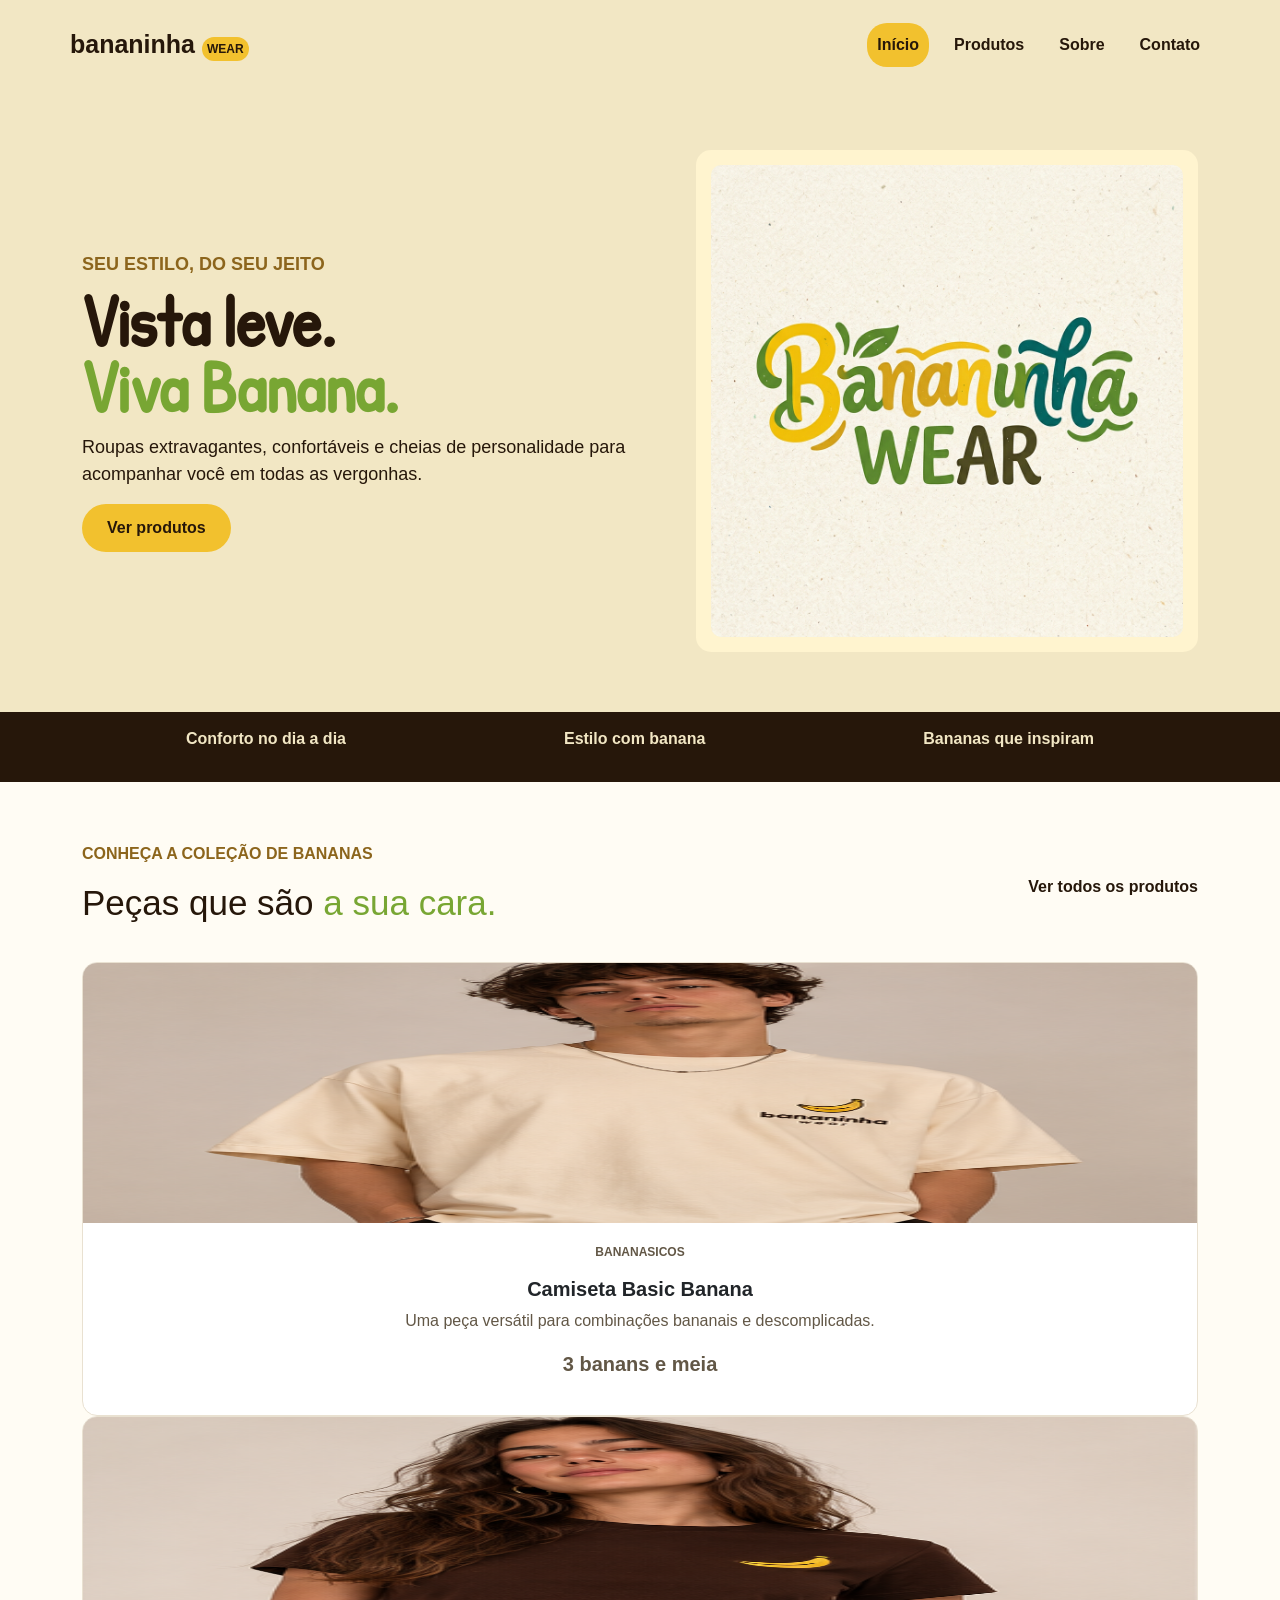
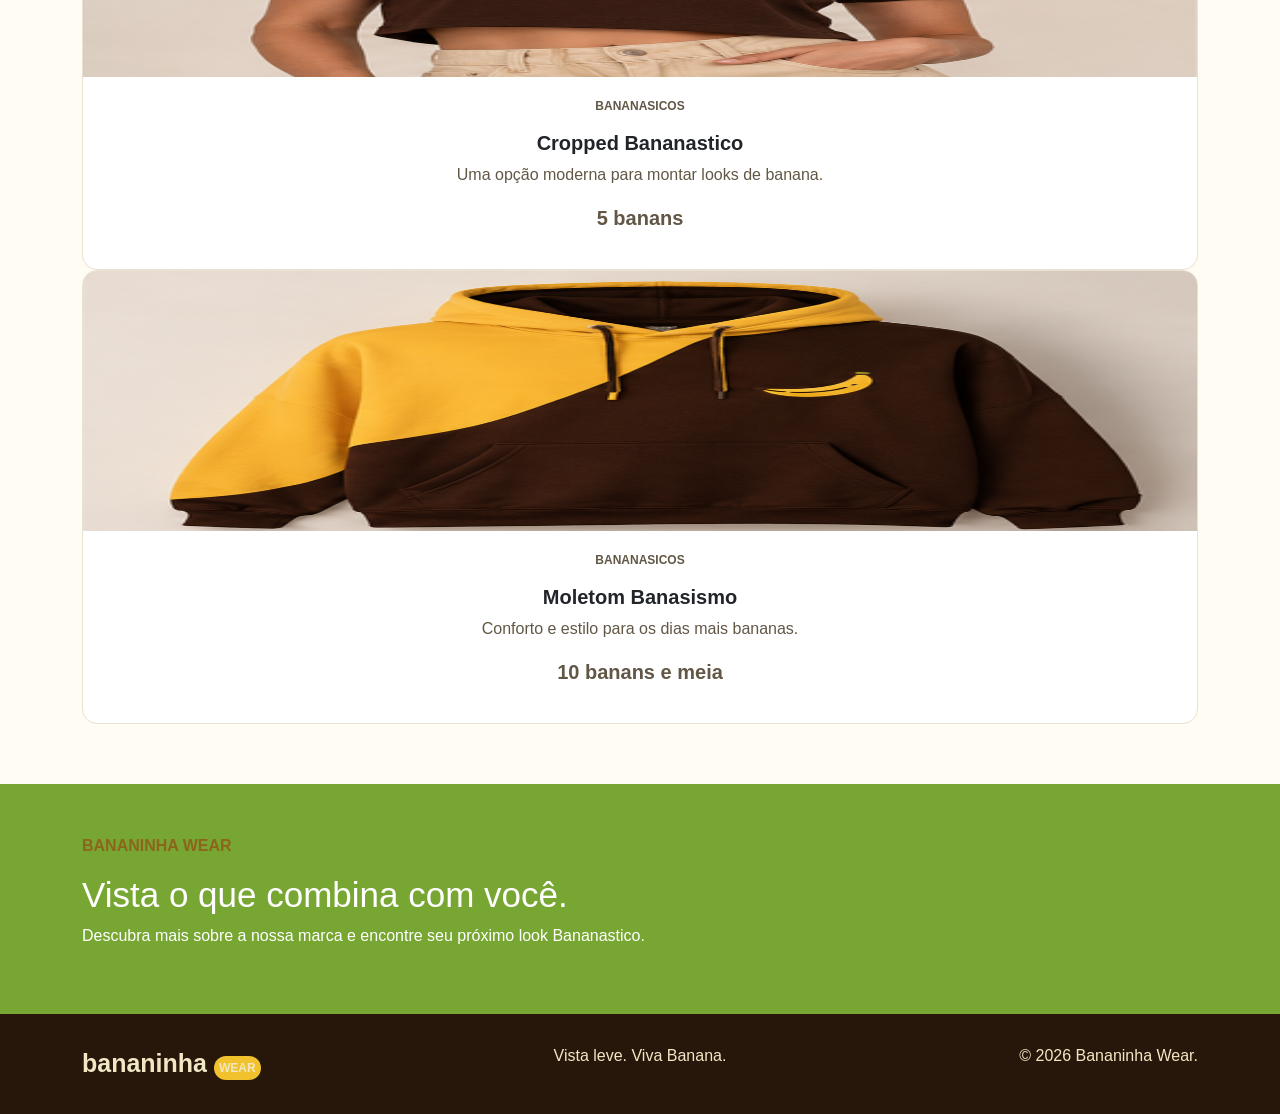
<file: index.html>
<!DOCTYPE html>
<html lang="pt-BR">
<head>
    <meta charset="UTF-8">
    <meta name="viewport" content="width=device-width, initial-scale=1.0">
    <title>Bananinha Wear | Início</title>
    <link href="https://cdn.jsdelivr.net/npm/bootstrap@5.3.3/dist/css/bootstrap.min.css" rel="stylesheet">
    <link rel="stylesheet" href="./style/style.css">
</head>
<body>
    <header class="topo">
        <nav class="navbar container" aria-label="Menu principal">
            <a class="logo" href="index.html">bananinha <span>WEAR</span></a>
            <div class="menu">
                <a class="nav-link ativo" href="index.html">Início</a>
                <a class="nav-link" href="./pages/produtos.html">Produtos</a>
                <a class="nav-link" href="./pages/sobre.html">Sobre</a>
                <a class="nav-link" href="./pages/contato.html">Contato</a>
            </div>
        </nav>
    </header>

    <main>
        <section class="banner">
            <div class="container banner-conteudo">
                <div class="banner-texto">
                    <p class="destaque">Seu estilo, do seu jeito</p>
                    <h1>Vista leve.<br><span>Viva Banana.</span></h1>
                    <p>Roupas extravagantes, confortáveis e cheias de personalidade para acompanhar você em todas as vergonhas.</p>
                    <a class="btn botao" href="./pages/produtos.html">Ver produtos</a>
                </div>

                <div class="banner-imagem">
                    <img src="./img/logotipo.jpg" alt="Logo da Bananinha Wear">
                </div>
            </div>
        </section>

        <section class="faixa">
            <div class="container faixa-conteudo">
                <p> Conforto no dia a dia</p>
                <p> Estilo com banana</p>
                <p> Bananas que inspiram</p>
            </div>
        </section>

        <section class="secao container">
            <div class="cabecalho-secao">
                <div>
                    <p class="destaque">Conheça a coleção de bananas</p>
                    <h2>Peças que são <span>a sua cara.</span></h2>
                </div>
                <a class="link" href="./pages/produtos.html">Ver todos os produtos</a>
            </div>

            <div>
                <div class="col">
                    <article class="card card-produto">
                        <img src="./img/01-camiseta-creme.png" class="card-img-top" alt="Camiseta básica clara">
                        <div class="card-body">
                                <p class="tipo">BANANASICOS</p>
                                <h3 class="card-title">Camiseta Basic Banana</h3>
                                <p class="card-text">Uma peça versátil para combinações bananais e descomplicadas.</p>
                                <p class="preco">3 banans e meia</p>
                        </div>
                    </article>
                </div>

                <div class="col">
                    <article class="card card-produto">
                        <img src="./img/02-cropped-marrom.png" class="card-img-top" alt="Look casual com camiseta">
                        <div class="card-body">
                            <p class="tipo">BANANASICOS</p>
                            <h3 class="card-title">Cropped Bananastico</h3>
                            <p class="card-text">Uma opção moderna para montar looks de banana.</p>
                            <p class="preco">5 banans</p>
                        </div>
                    </article>
                </div>

                <div class="col">
                    <article class="card card-produto">
                        <img src="./img/03-moletom-amarelo-marrom.png" class="card-img-top" alt="Roupas organizadas em arara">
                        <div class="card-body">
                            <p class="tipo">BANANASICOS</p>
                            <h3 class="card-title">Moletom Banasismo</h3>
                            <p class="card-text">Conforto e estilo para os dias mais bananas.</p>
                            <p class="preco">10 banans e meia</p>
                        </div>
                    </article>
                </div>
            </div>
        </section>

        <section class="chamada">
            <div class="container chamada-conteudo">
                <div>
                    <p class="destaque">Bananinha Wear</p>
                    <h2>Vista o que combina com você.</h2>
                    <p>Descubra mais sobre a nossa marca e encontre seu próximo look Bananastico.</p>
                </div>
            </div>
        </section>
    </main>

    <footer class="rodape">
        <div class="container rodape-conteudo">
            <a class=" logo logo-rodape" href="./index.html">bananinha <span>WEAR</span></a>
            <p>Vista leve. Viva Banana.</p>
            <p>&copy; 2026 Bananinha Wear.</p>
        </div>
    </footer>
</body>
</html>
</file>
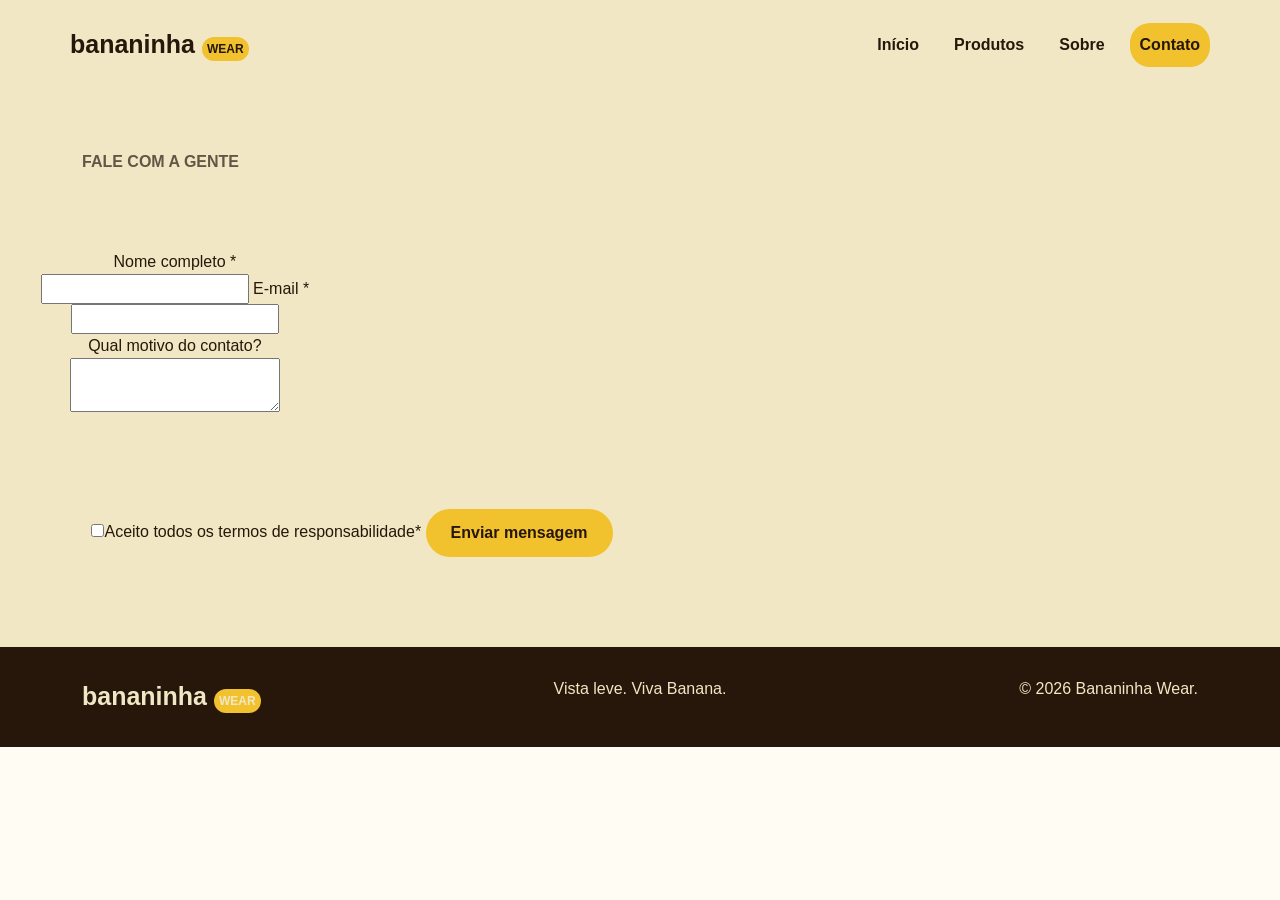
<file: pages/contato.html>
<!DOCTYPE html>
<html lang="pt-br">
<head>
    <meta charset="UTF-8">
    <meta name="viewport" content="width=device-width, initial-scale=1.0">
   <title>Bananinha Wear | Contato</title>
    <link href="https://cdn.jsdelivr.net/npm/bootstrap@5.3.3/dist/css/bootstrap.min.css" rel="stylesheet">
    <link rel="stylesheet" href="../style/style.css">
</head>
<body>
    <header class="topo">
        <nav class="navbar container" aria-label="Menu principal">
            <a class="logo" href="../index.html">bananinha <span>WEAR</span></a>
            <div class="menu">
                <a class="nav-link" href="../index.html">Início</a>
                <a class="nav-link" href="./produtos.html">Produtos</a>
                <a class="nav-link" href="./sobre.html">Sobre</a>
                <a class="nav-link ativo" href="./pages/contato.html">Contato</a>
            </div>
        </nav>
    </header>

        <main>
            <section class="titulo-pagina">
                <div class="container">
                    <p class="destaque">Fale com a gente</p>
                </div>

        <section class=" secao formulario">
            <div class="contato-texto">
                <form action="contato.html" method="get">
             <label for="nome">Nome completo *</label>
             <input type="text" id="nome" name="nome" required>

                <label for="email">E-mail *</label>
                <input type="email" id="email" name="email" required>
                <label for="motivo">Qual motivo do contato?</label>
                <textarea id="motivo" name="motivo"></textarea>
                 </form>
            </div>
        </section>  
        <section class="formulario">       
            <label class="opcao"><input type="checkbox" name="promessa" required>Aceito todos os termos de responsabilidade*</label>

            <button type="submit" class="btn botao">Enviar mensagem</button>
        </section>
        </main>

  <footer class="rodape">
        <div class="container rodape-conteudo">
            <a class="logo logo-rodape" href="../index.html">bananinha <span>WEAR</span></a>
            <p>Vista leve. Viva Banana.</p>
            <p>&copy; 2026 Bananinha Wear.</p>
        </div>
    </footer>
</body>
</html>
</file>
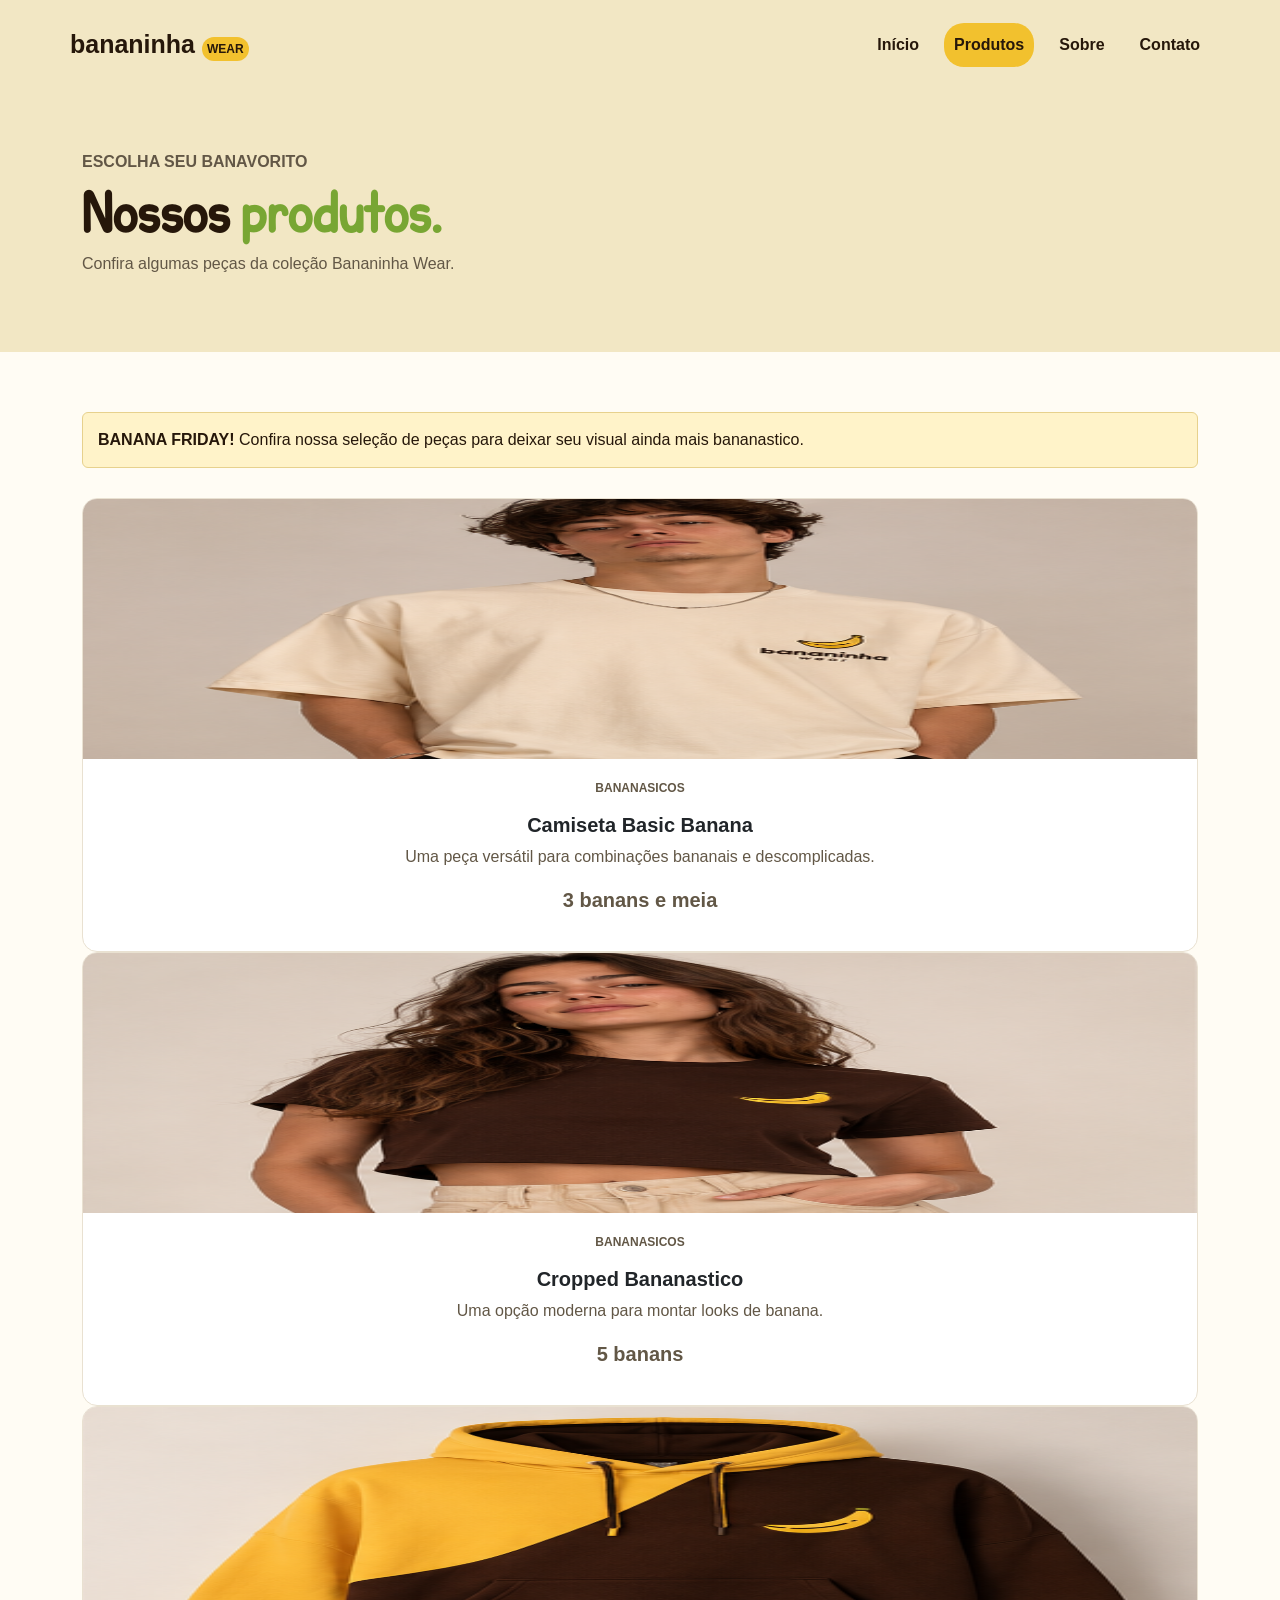
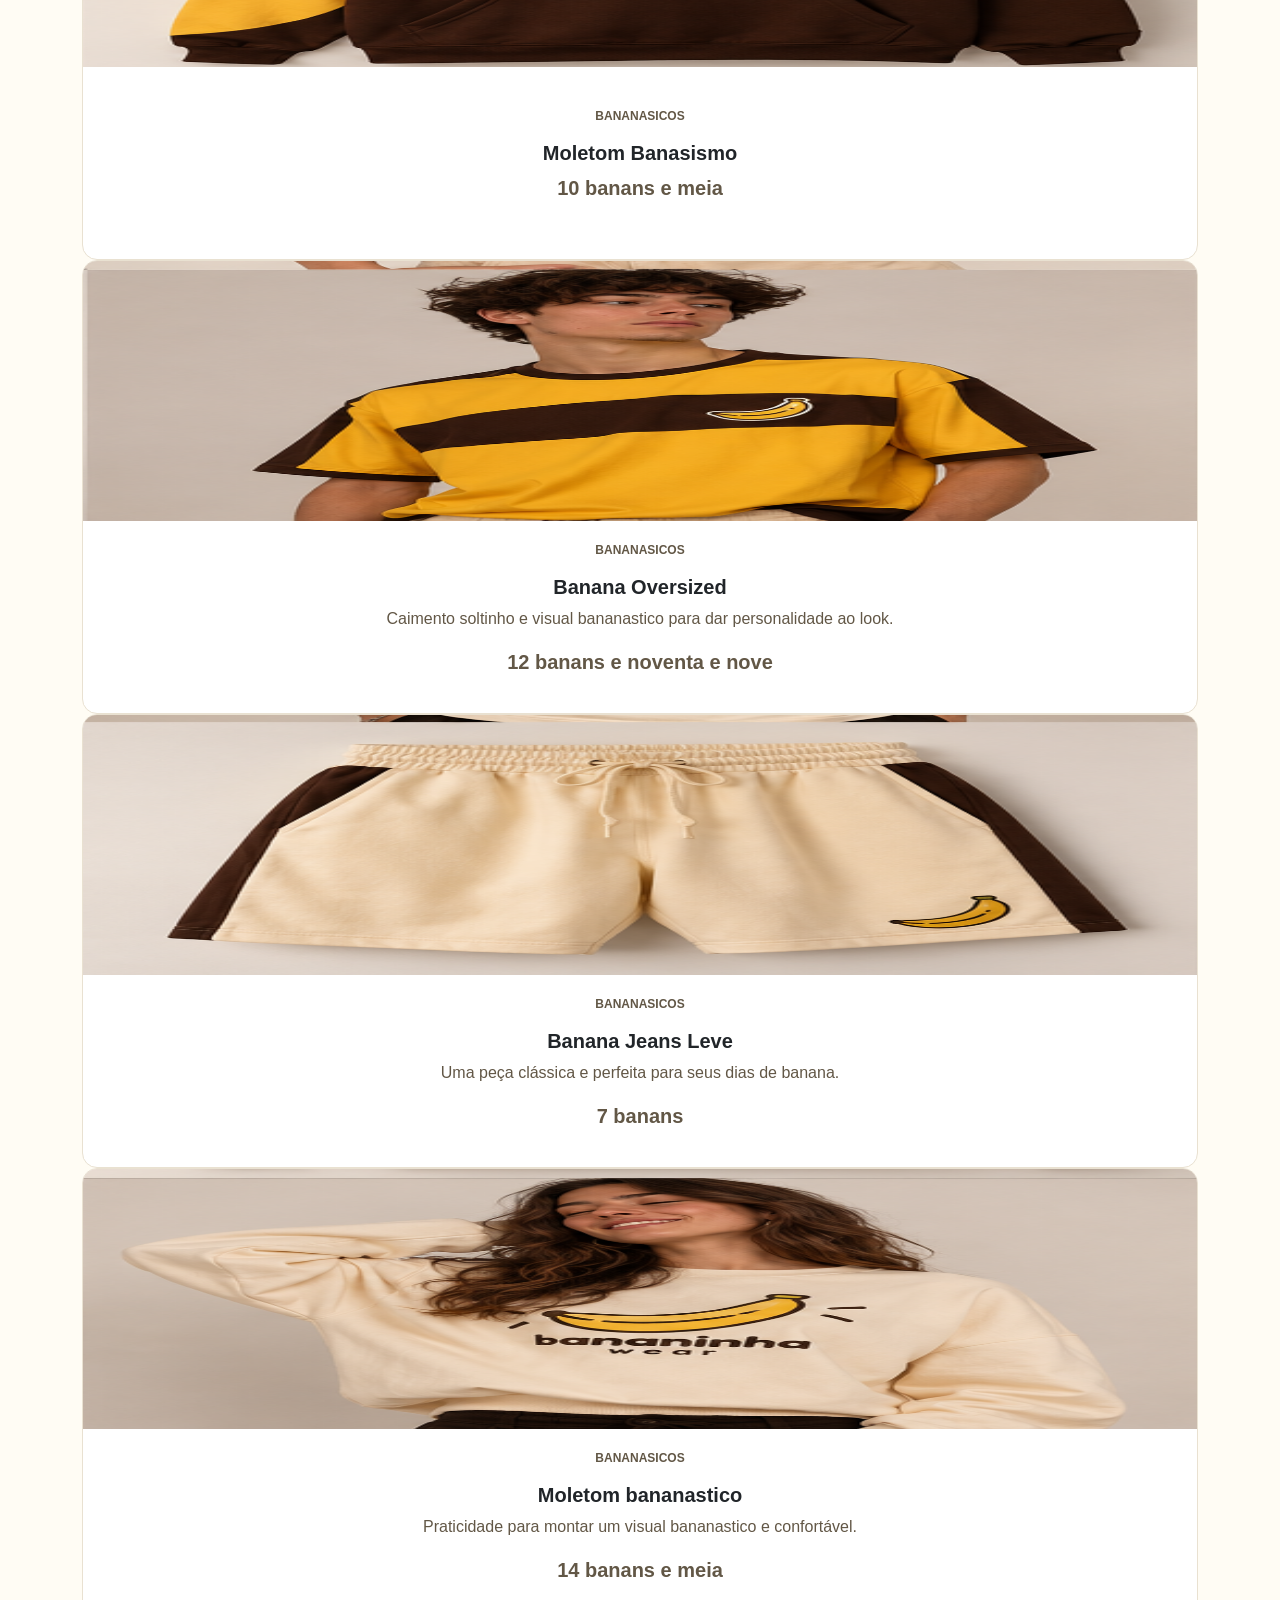
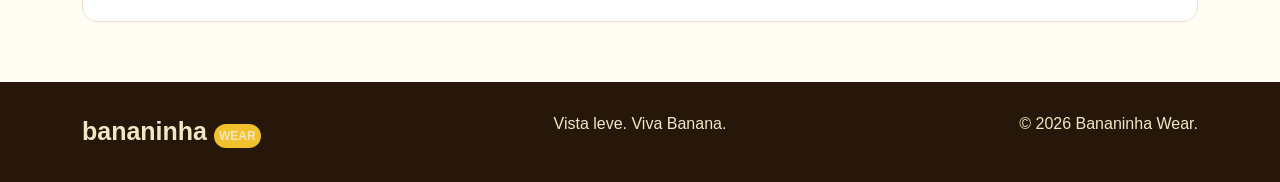
<file: pages/produtos.html>
<!DOCTYPE html>
<html lang="pt-BR">
<head>
    <meta charset="UTF-8">
    <meta name="viewport" content="width=device-width, initial-scale=1.0">
    <title>Bananinha Wear | Produtos</title>
    <link href="https://cdn.jsdelivr.net/npm/bootstrap@5.3.3/dist/css/bootstrap.min.css" rel="stylesheet">
    <link rel="stylesheet" href="../style/style.css">
</head>
<body>
    <header class="topo">
        <nav class="navbar container" aria-label="Menu principal">
            <a class="logo" href="index.html">bananinha <span>WEAR</span></a>
            <div class="menu">
                <a class="nav-link" href="../index.html">Início</a>
                <a class="nav-link ativo" href="./pages/produtos.html">Produtos</a>
                <a class="nav-link" href="./sobre.html">Sobre</a>
                <a class="nav-link" href="./contato.html">Contato</a>
            </div>
        </nav>
    </header>

    <main>
        <section class="titulo-pagina">
            <div class="container">
                <p class="destaque">Escolha seu banavorito</p>
                <h1>Nossos <span>produtos.</span></h1>
                <p>Confira algumas peças da coleção Bananinha Wear.</p>
            </div>
        </section>

        <section class="secao container">
            <div class="alert alerta">
                <strong>BANANA FRIDAY!</strong> Confira nossa seleção de peças para deixar seu visual ainda mais bananastico.
            </div>

            <div>
                <div class="col">
                    <article class="card card-produto">
                        <img src="../img/01-camiseta-creme.png" class="card-img-top" alt="Camiseta básica clara">
                        <div class="card-body">
                           <p class="tipo">BANANASICOS</p>
                            <h3 class="card-title">Camiseta Basic Banana</h3>
                            <p class="card-text">Uma peça versátil para combinações bananais e descomplicadas.</p>
                            <p class="preco">3 banans e meia</p>
                        </div>
                    </article>
                </div>

                <div class="col">
                    <article class="card card-produto">
                        <img src="../img/02-cropped-marrom.png" class="card-img-top" alt="Look casual com camiseta">
                        <div class="card-body">
                            <p class="tipo">BANANASICOS</p>
                            <h3 class="card-title">Cropped Bananastico</h3>
                            <p class="card-text">Uma opção moderna para montar looks de banana.</p>
                            <p class="preco">5 banans</p>
                        </div>
                    </article>
                </div>

                <div class="col">
                    <article class="card card-produto">
                        <img src="../img/03-moletom-amarelo-marrom.png" class="card-img-top" alt="Roupas organizadas em arara">
                        <div class="card-body">
                           <div class="card-body">
                            <p class="tipo">BANANASICOS</p>
                            <h3 class="card-title">Moletom Banasismo</h3>
                            <p class="preco">10 banans e meia</p>
                        </div>
                    </article>
                </div>

                <div class="col">
                    <article class="card card-produto">
                        <img src="../img/05-camiseta-esportiva.png" class="card-img-top" alt="Produção de moda casual">
                        <div class="card-body">
                            <p class="tipo">BANANASICOS</p>
                            <h2 class="card-title">Banana Oversized</h2>
                            <p class="card-text">Caimento soltinho e visual bananastico para dar personalidade ao look.</p>
                            <p class="preco">12 banans e noventa e nove</p>
                        </div>
                    </article>
                </div>

                <div class="col">
                    <article class="card card-produto">
                        <img src="../img/04-shorts-creme.png" class="card-img-top" alt="Calça jeans">
                        <div class="card-body">
                            <p class="tipo">BANANASICOS</p>
                            <h2 class="card-title">Banana Jeans Leve</h2>
                            <p class="card-text">Uma peça clássica e perfeita para seus dias de banana.</p>
                            <p class="preco">7 banans</p>
                        </div>
                    </article>
                </div>

                <div class="col">
                    <article class="card card-produto">
                        <img src="../img/06-moletom-banana.png" class="card-img-top" alt="Pessoas escolhendo roupas">
                        <div class="card-body">
                            <p class="tipo">BANANASICOS</p>
                            <h2 class="card-title">Moletom bananastico</h2>
                            <p class="card-text">Praticidade para montar um visual bananastico e confortável.</p>
                            <p class="preco">14 banans e meia</p>
                        </div>
                    </article>
                </div>
            </div>
        </section>
    </main>

    <footer class="rodape">
        <div class="container rodape-conteudo">
            <a class="logo logo-rodape" href="../index.html">bananinha <span>WEAR</span></a>
            <p>Vista leve. Viva Banana.</p>
            <p>&copy; 2026 Bananinha Wear.</p>
        </div>
    </footer>
</body>
</html>
</file>
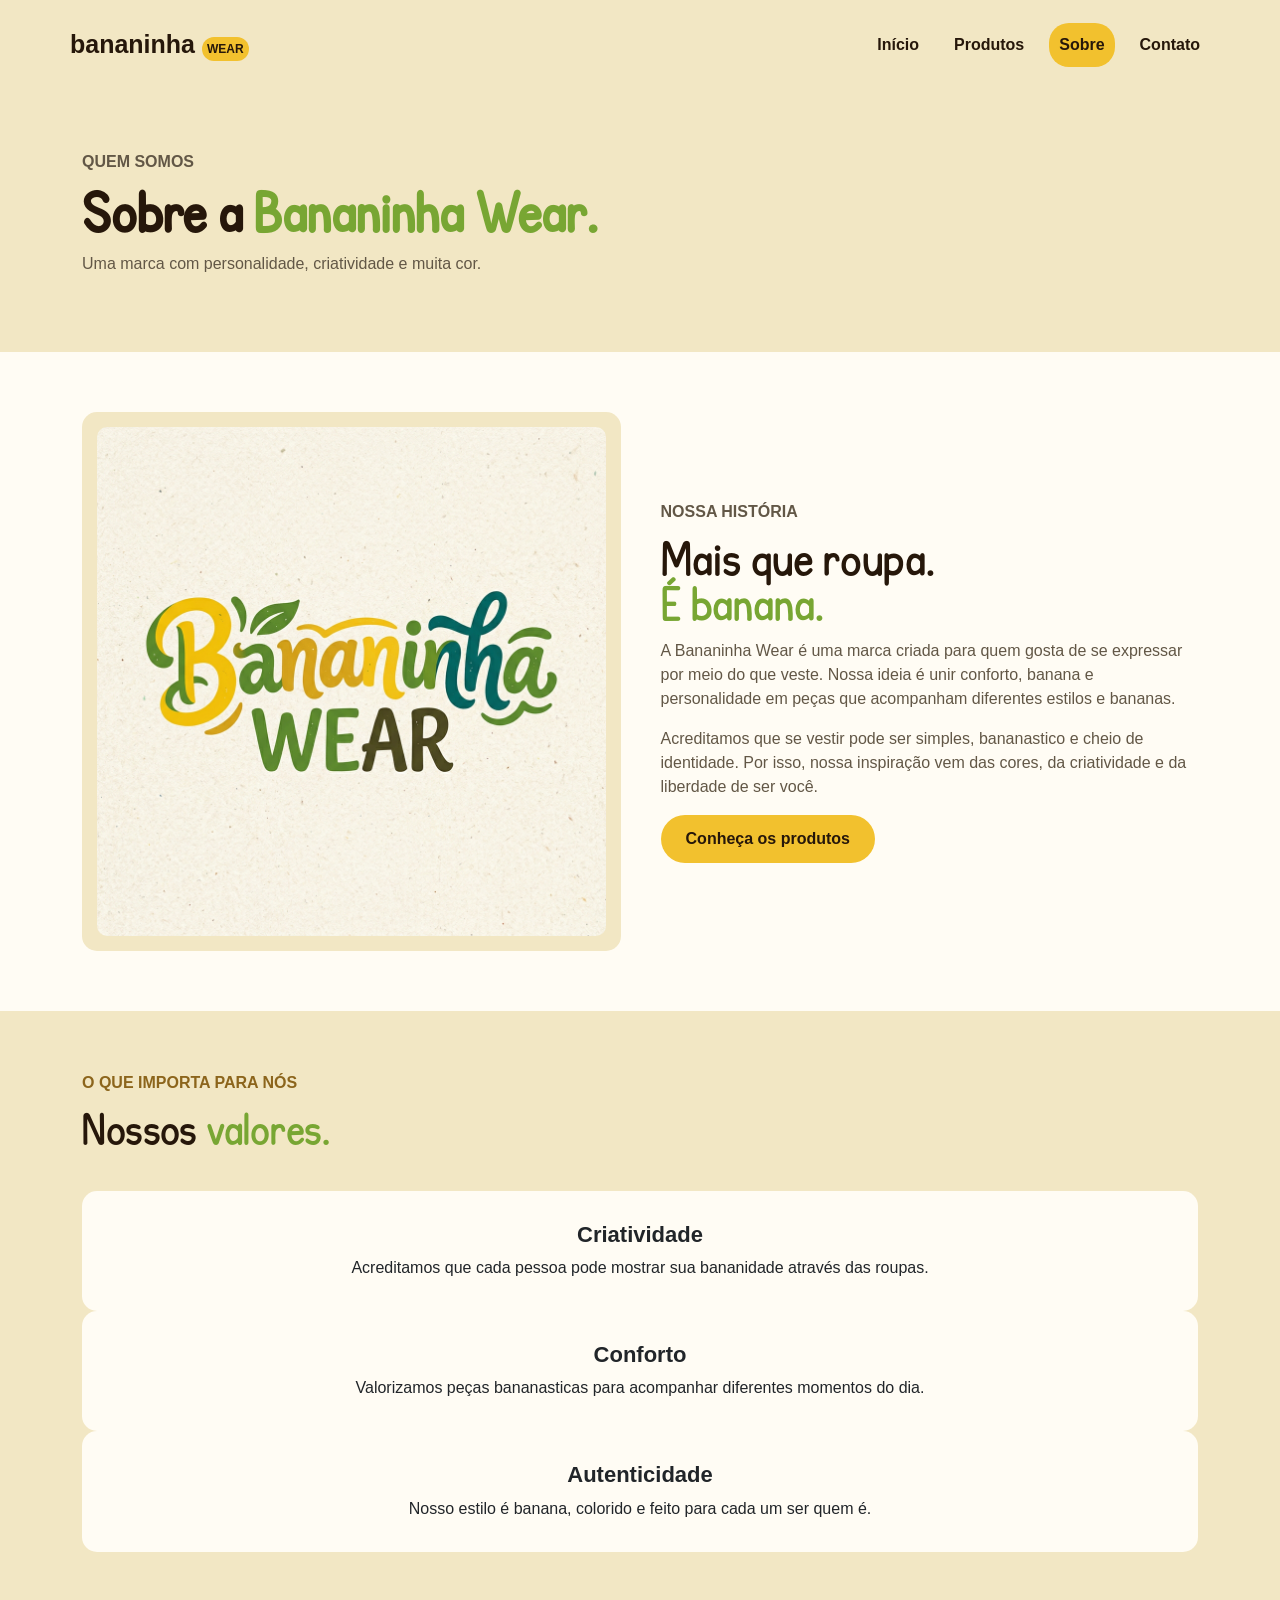
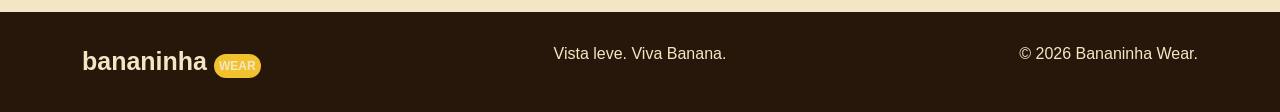
<file: pages/sobre.html>
<!DOCTYPE html>
<html lang="pt-BR">
<head>
    <meta charset="UTF-8">
    <meta name="viewport" content="width=device-width, initial-scale=1.0">
    <title>Bananinha Wear | Sobre</title>
    <link href="https://cdn.jsdelivr.net/npm/bootstrap@5.3.3/dist/css/bootstrap.min.css" rel="stylesheet">
    <link rel="stylesheet" href="../style/style.css">
</head>
<body>
    <header class="topo">
        <nav class="navbar container" aria-label="Menu principal">
            <a class="logo" href="index.html">bananinha <span>WEAR</span></a>
            <div class="menu">
                <a class="nav-link" href="../index.html">Início</a>
                <a class="nav-link" href="./produtos.html">Produtos</a>
                <a class="nav-link ativo" href="./pages/sobre.html">Sobre</a>
                <a class="nav-link" href="./contato.html">Contato</a>
            </div>
        </nav>
    </header>

    <main>
        <section class="titulo-pagina">
            <div class="container">
                <p class="destaque">Quem somos</p>
                <h1>Sobre a <span>Bananinha Wear.</span></h1>
                <p>Uma marca com personalidade, criatividade e muita cor.</p>
            </div>
        </section>

        <section class="secao container sobre-conteudo">
            <div class="sobre-imagem">
                <img src="../img/logotipo.jpg" alt="Logo da Bananinha Wear">
            </div>

            <div class="sobre-texto">
                <p class="destaque">Nossa história</p>
                <h2 class="so">Mais que roupa.<br><span>É banana.</span></h2>
                <p>A Bananinha Wear é uma marca criada para quem gosta de se expressar por meio do que veste. Nossa ideia é unir conforto, banana e personalidade em peças que acompanham diferentes estilos e bananas.</p>
                <p>Acreditamos que se vestir pode ser simples, bananastico e cheio de identidade. Por isso, nossa inspiração vem das cores, da criatividade e da liberdade de ser você.</p>
                <a class="btn botao" href="./produtos.html">Conheça os produtos</a>
            </div>
        </section>

        <section class="valores">
            <div class="container">
                <div class="cabecalho-secao">
                    <div>
                        <p class="destaque">O que importa para nós</p>
                        <h2 class="so">Nossos <span>valores.</span></h2>
                    </div>
                </div>

                <div>
                    <div class="col">
                        <div class="valor card">
                            <div class="card-body">
                                <h3 class="card-title">Criatividade</h3>
                                <p class="card-text">Acreditamos que cada pessoa pode mostrar sua bananidade através das roupas.</p>
                            </div>
                        </div>
                    </div>

                    <div class="col">
                        <div class="valor card">
                            <div class="card-body">
                                <h3 class="card-title">Conforto</h3>
                                <p class="card-text">Valorizamos peças bananasticas para acompanhar diferentes momentos do dia.</p>
                            </div>
                        </div>
                    </div>

                    <div class="col">
                        <div class="valor card">
                            <div class="card-body">
                                <h3 class="card-title">Autenticidade</h3>
                                <p class="card-text">Nosso estilo é banana, colorido e feito para cada um ser quem é.</p>
                            </div>
                        </div>
                    </div>
                </div>
            </div>
        </section>
    </main>

    <footer class="rodape">
        <div class="container rodape-conteudo">
            <a class="logo logo-rodape" href="./index.html">bananinha <span>WEAR</span></a>
            <p>Vista leve. Viva Banana.</p>
            <p>&copy; 2026 Bananinha Wear.</p>
        </div>
    </footer>
</body>
</html>
</file>
<file: style/style.css>
@font-face {
    font-family:'KG' ;
    src: url(../fonts/KGPerfectPenmanship.otf), url(../fonts/KGPerfectPenmanship.ttf);
}

h1{
    font-family: 'KG';
}

.so{
    font-family: 'KG';
}

body {
    margin: 0;
    background-color: #FFFCF4;
    color: #26170A;
    font-family: Arial, sans-serif;
}

img {
    max-width: 100%;
}

.topo {
    background-color: #F2E7C4;
    padding: 15px;
}

.topo .navbar {
    display: flex;
    justify-content: space-between;
    align-items: center;
}

.logo {
    color: #26170A;
    font-size: 25px;
    font-weight: bold;
    text-decoration: none;
}

.logo span {
    background-color: #F2C12E;
    padding: 5px;
    border-radius: 15px;
    font-size: 12px;
}

.menu {
    display: flex;
    gap: 15px;
}

.menu a {
    color: #26170A;
    text-decoration: none;
    font-weight: bold;
    padding: 10px;
}

.menu a:hover {
    color: #78A633;
}

.menu .ativo {
    background-color: #F2C12E;
    border-radius: 20px;
}

.banner {
    background-color: #F2E7C4;
    padding: 60px 0;
}

.banner-conteudo {
    display: flex;
    justify-content: space-between;
    align-items: center;
    gap: 30px;
}

.banner-texto {
    width: 50%;
}

.banner-texto h1 {
    font-size: 55px;
    font-weight: bold;
}

.banner-texto h1 span {
    color: #78A633;
}

.banner-texto p {
    font-size: 18px;
}

.destaque {
    color: #8C651C;
    font-weight: bold;
    text-transform: uppercase;
}

.banner-imagem {
    width: 45%;
    background-color: #FFF4CF;
    padding: 15px;
    border-radius: 15px;
}

.banner-imagem img {
    width: 100%;
    border-radius: 10px;
}

.botao {
    background-color: #F2C12E;
    color: #26170A;
    padding: 12px 25px;
    border: none;
    border-radius: 25px;
    text-decoration: none;
    font-weight: bold;
}

.botao:hover {
    background-color: #26170A;
    color: white;
}

.faixa {
    background-color: #26170A;
    color: #F2E7C4;
    padding: 15px;
}

.faixa-conteudo {
    display: flex;
    justify-content: space-around;
    flex-wrap: wrap;
    gap: 10px;
}

.faixa p {
    font-weight: bold;
}

.formulario{
    width: 55%;
    background-color: #F2E7C4;
    padding: 30px;
    border-radius: 15px;
    text-align: center;
    

}

.secao {
    padding-top: 60px;
    padding-bottom: 60px;
}

.cabecalho-secao {
    display: flex;
    justify-content: space-between;
    align-items: center;
    margin-bottom: 30px;
}

.cabecalho-secao h2 {
    font-size: 35px;
}

.cabecalho-secao h2 span {
    color: #78A633;
}

.link {
    color: #26170A;
    text-decoration: none;
    font-weight: bold;
}

.link:hover {
    color: #78A633;
}
.card-produto {
    border: 1px solid #E9E1D1;
    border-radius: 15px;
    overflow: hidden;
    transition: 0.3s;
}

.card-produto:hover {
    transform: translateY(-5px);
}

.card-produto img {
    width: 100%;
    height: 260px;
}

.card-produto .card-body {
    padding: 20px;
}

.tipo {
    color: #8C651C;
    font-size: 12px;
    font-weight: bold;
}

.card-produto h2,
.card-produto h3 {
    font-size: 20px;
    font-weight: bold;
}

.card-produto p {
    color: #625746;
}

.preco {
    color: #26170A;
    font-size: 20px;
    font-weight: bold;
}

.chamada {
    background-color: #78A633;
    color: white;
    padding: 50px 0;
}

.chamada-conteudo {
    display: flex;
    justify-content: space-between;
    align-items: center;
    gap: 20px;
}

.chamada h2 {
    font-size: 35px;
}

.botao-claro {
    background-color: #F2E7C4;
}

.titulo-pagina {
    background-color: #F2E7C4;
    padding: 60px 0;
}

.titulo-pagina h1 {
    font-size: 45px;
    font-weight: bold;
}

.titulo-pagina h1 span {
    color: #78A633;
}

.titulo-pagina p {
    color: #625746;
}

.alerta {
    background-color: #FFF3C9;
    border: 1px solid #E7D18D;
    padding: 15px;
    margin-bottom: 30px;
}

.sobre-conteudo {
    display: flex;
    align-items: center;
    gap: 40px;
}

.sobre-imagem {
    width: 50%;
    background-color: #F2E7C4;
    padding: 15px;
    border-radius: 15px;
}

.sobre-imagem img {
    width: 100%;
    border-radius: 10px;
}

.sobre-texto {
    width: 50%;
}

.sobre-texto h2 {
    font-size: 38px;
}

.sobre-texto h2 span {
    color: #78A633;
}

.sobre-texto p {
    color: #625746;
}

.valores {
    background-color: #F2E7C4;
    padding: 60px 0;
}

.card{
    text-align: center;
}

.valor {
    background-color: #FFFCF4;
    border: none;
    border-radius: 15px;
    padding: 15px;
}

.valor span {
    color: #78A633;
    font-size: 30px;
}

.valor h3 {
    font-size: 22px;
    font-weight: bold;
}

.contato-conteudo {
    display: flex;
    justify-content: space-between;
    gap: 40px;
}

.contato-texto {
    width: 45%;
}

.contato-texto h2 {
    font-size: 35px;
}

.contato-texto p {
    color: #625746;
}

.info {
    display: flex;
    align-items: center;
    gap: 15px;
    margin-top: 20px;
}

.info span {
    background-color: #F2C12E;
    padding: 12px;
    border-radius: 50%;
    font-size: 20px;
}

.info h3 {
    font-size: 18px;
    font-weight: bold;
}

.rodape {
    background-color: #26170A;
    color: #F2E7C4;
    padding: 30px 0;
}

.rodape-conteudo {
    display: flex;
    justify-content: space-between;
    align-items: center;
    flex-wrap: wrap;
    gap: 15px;
}

.logo-rodape {
    color: #F2E7C4;
}

.rodape p,
.rodape small {
    color: #F2E7C4;
}

@media (max-width: 768px) {

    .topo .navbar {
        flex-direction: column;
        gap: 15px;
    }

    .menu {
        flex-wrap: wrap;
        justify-content: center;
        gap: 5px;
    }

    .banner-conteudo {
        flex-direction: column;
    }

    .banner-texto,
    .banner-imagem {
        width: 100%;
    }

    .banner-texto h1 {
        font-size: 40px;
    }

    .faixa-conteudo {
        flex-direction: column;
        align-items: center;
    }

    .cabecalho-secao {
        flex-direction: column;
        align-items: flex-start;
        gap: 15px;
    }

    .chamada-conteudo {
        flex-direction: column;
        align-items: flex-start;
    }

    .sobre-conteudo {
        flex-direction: column;
    }

    .sobre-imagem,
    .sobre-texto {
        width: 100%;
    }

    .contato-conteudo {
        flex-direction: column;
    }

    .contato-texto,
    .formulario {
        width: 100%;
    }

    .rodape-conteudo {
        flex-direction: column;
        align-items: flex-start;
    }
}
</file>
